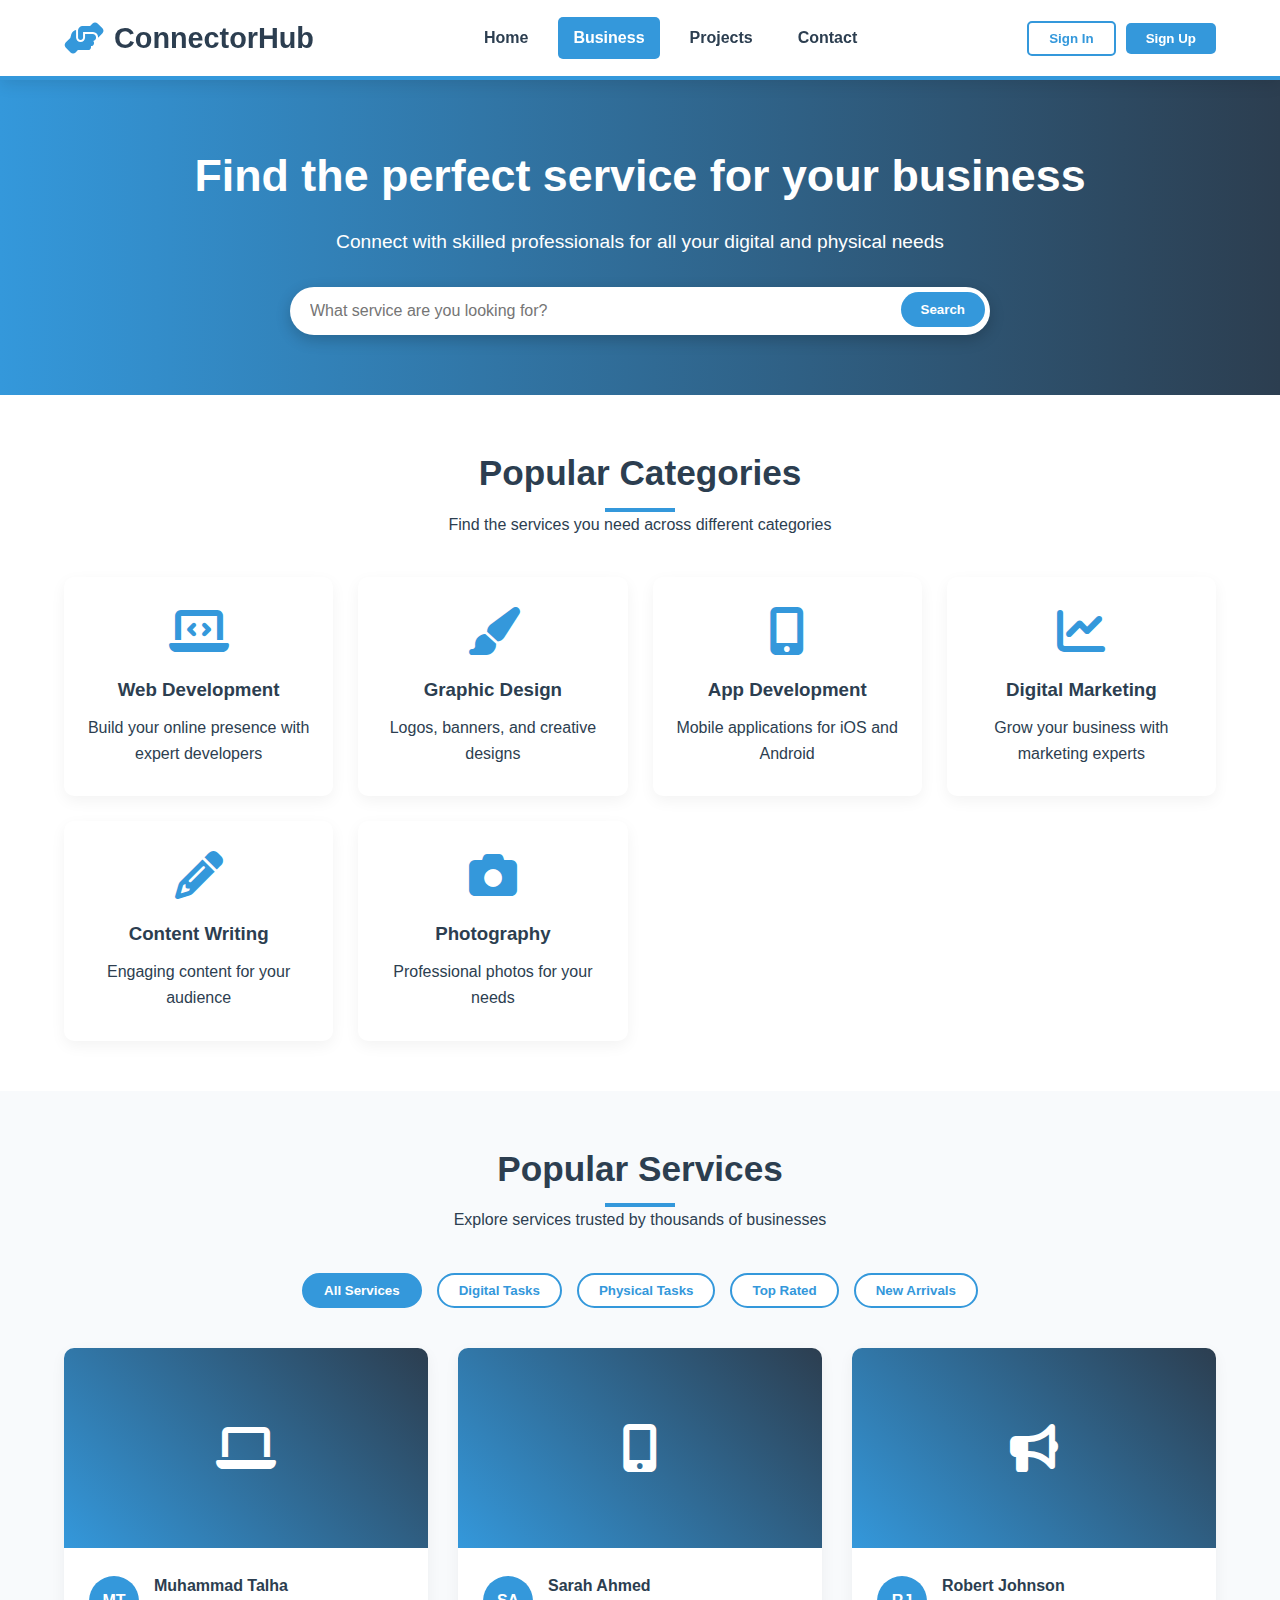
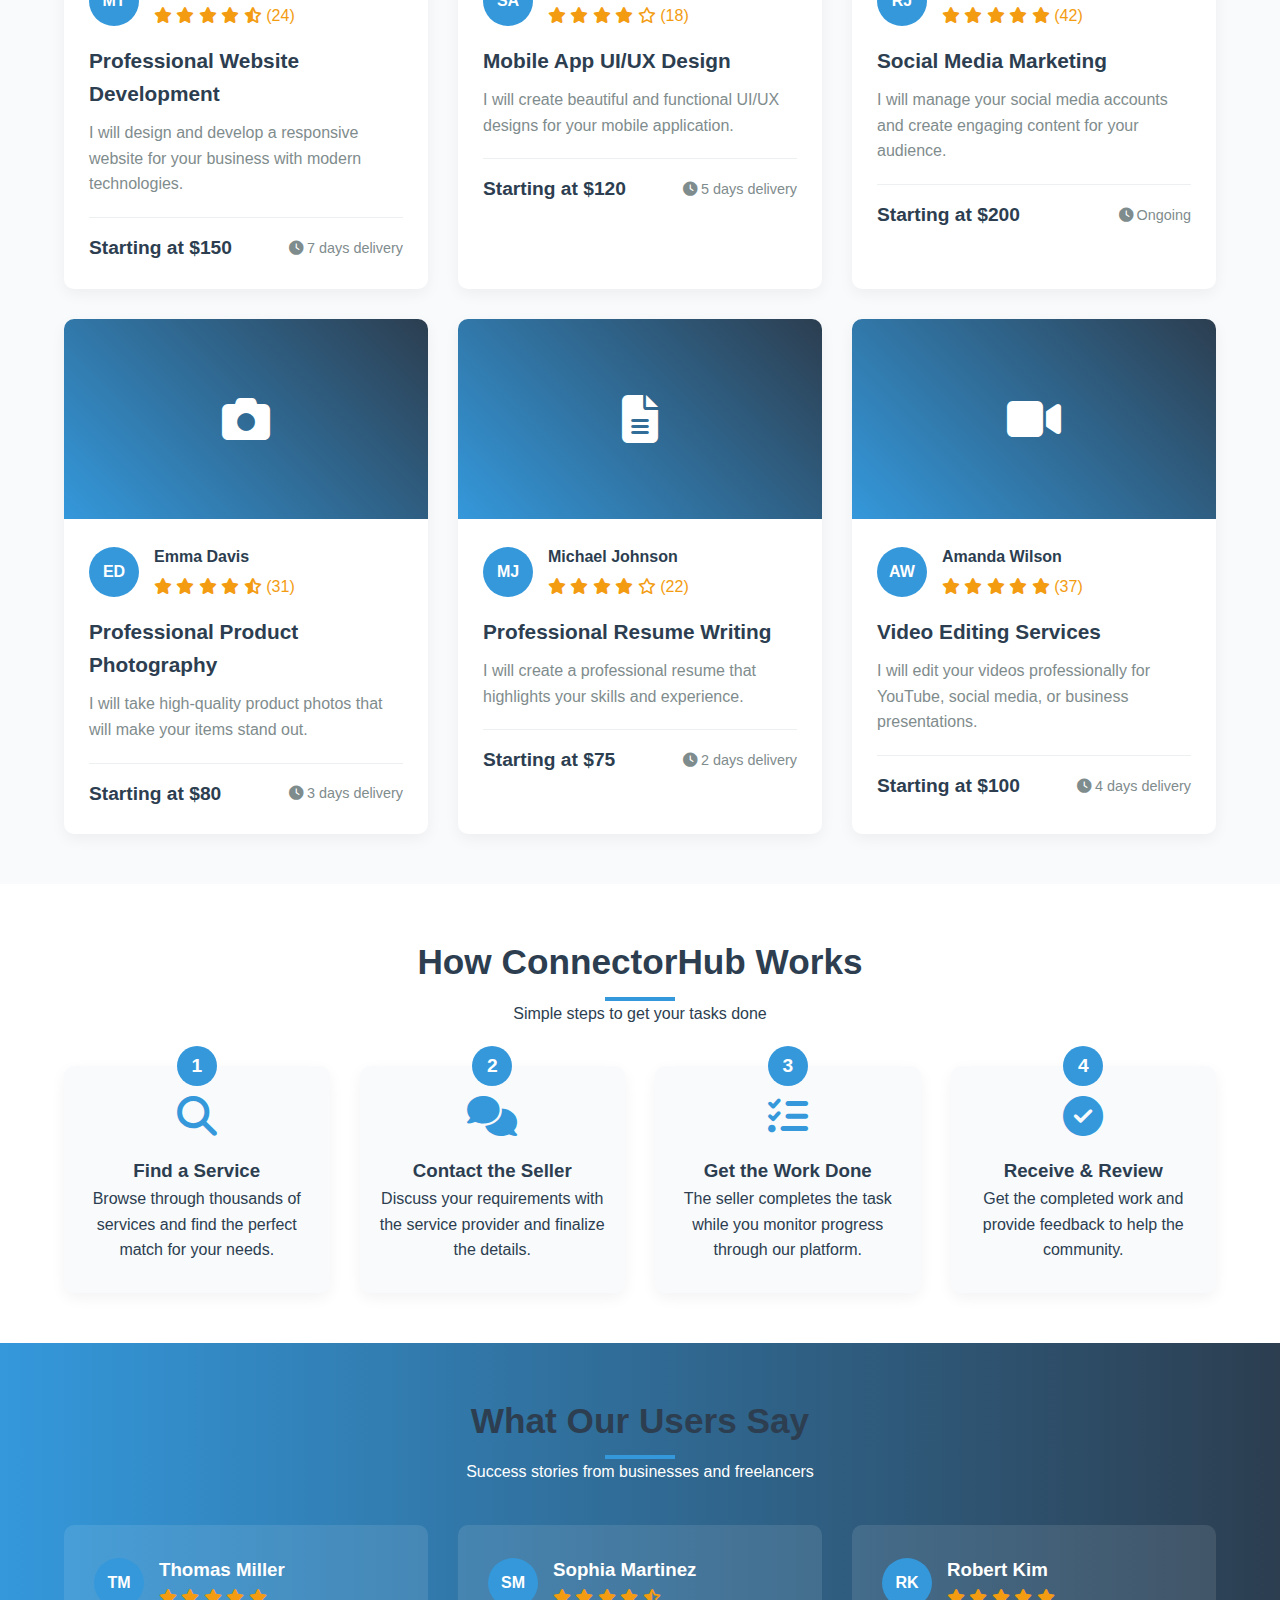
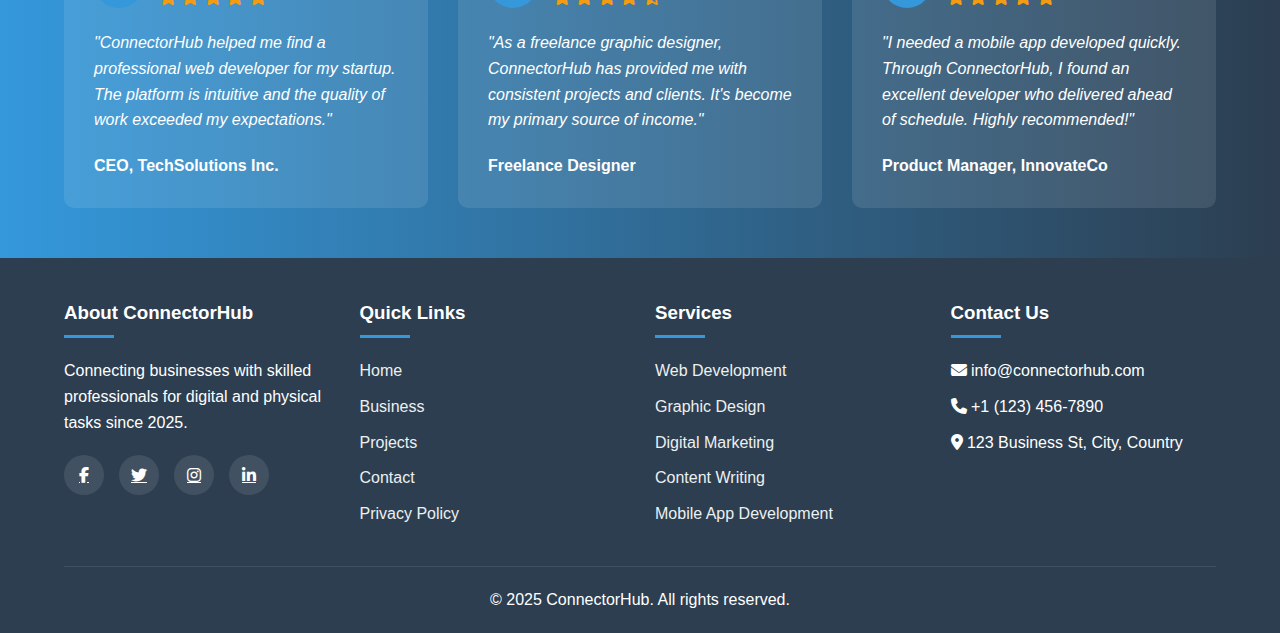
<file: businessfullsite.html>
<!DOCTYPE html>
<html lang="en">
<head>
  <meta charset="UTF-8">
  <meta name="viewport" content="width=device-width, initial-scale=1.0">
  <title>Business Marketplace - ConnectorHub</title>
  <link rel="stylesheet" href="https://cdnjs.cloudflare.com/ajax/libs/font-awesome/6.4.0/css/all.min.css">
  <style>
    * {
      margin: 0;
      padding: 0;
      box-sizing: border-box;
      font-family: 'Segoe UI', Tahoma, Geneva, Verdana, sans-serif;
    }
    
    body {
      background: linear-gradient(135deg, #f5f7fa 0%, #e4edf5 100%);
      color: #2c3e50;
      line-height: 1.6;
    }
    
    /* Header Styles */
    header {
      background-color: #ffffff;
      padding: 15px 5%;
      box-shadow: 0 4px 15px rgba(0, 0, 0, 0.1);
      border-bottom: 4px solid #3498db;
      position: sticky;
      top: 0;
      z-index: 100;
      display: flex;
      justify-content: space-between;
      align-items: center;
    }
    
    .logo {
      display: flex;
      align-items: center;
    }
    
    .logo h1 {
      font-size: 1.8rem;
      margin-left: 10px;
      color: #2c3e50;
    }
    
    .logo i {
      color: #3498db;
      font-size: 2rem;
    }
    
    nav {
      display: flex;
      gap: 15px;
    }
    
    nav a {
      text-decoration: none;
      color: #2c3e50;
      font-weight: 600;
      padding: 8px 15px;
      border-radius: 5px;
      transition: all 0.3s ease;
    }
    
    nav a:hover, nav a.active {
      background-color: #3498db;
      color: white;
    }
    
    .user-actions {
      display: flex;
      gap: 10px;
      align-items: center;
    }
    
    .btn {
      padding: 8px 20px;
      border-radius: 5px;
      font-weight: 600;
      cursor: pointer;
      transition: all 0.3s ease;
      border: none;
    }
    
    .btn-primary {
      background-color: #3498db;
      color: white;
    }
    
    .btn-outline {
      background-color: transparent;
      border: 2px solid #3498db;
      color: #3498db;
    }
    
    .btn:hover {
      transform: translateY(-2px);
      box-shadow: 0 4px 8px rgba(0,0,0,0.1);
    }
    
    /* Hero Section */
    .hero {
      background: linear-gradient(to right, #3498db, #2c3e50);
      color: white;
      padding: 60px 5%;
      text-align: center;
      position: relative;
      overflow: hidden;
    }
    
    .hero h2 {
      font-size: 2.8rem;
      margin-bottom: 15px;
      animation: fadeIn 1s ease;
    }
    
    .hero p {
      font-size: 1.2rem;
      max-width: 700px;
      margin: 0 auto 30px;
      animation: fadeIn 1.2s ease;
    }
    
    .search-container {
      max-width: 700px;
      margin: 0 auto;
      position: relative;
      animation: fadeIn 1.4s ease;
    }
    
    .search-container input {
      width: 100%;
      padding: 15px 20px;
      border-radius: 50px;
      border: none;
      font-size: 1rem;
      box-shadow: 0 5px 15px rgba(0,0,0,0.2);
    }
    
    .search-container button {
      position: absolute;
      right: 5px;
      top: 5px;
      padding: 10px 20px;
      border-radius: 50px;
      border: none;
      background: #3498db;
      color: white;
      font-weight: 600;
      cursor: pointer;
      transition: all 0.3s ease;
    }
    
    .search-container button:hover {
      background: #2980b9;
    }
    
    /* Categories Section */
    .categories {
      padding: 50px 5%;
      background-color: white;
    }
    
    .section-title {
      text-align: center;
      margin-bottom: 40px;
    }
    
    .section-title h2 {
      font-size: 2.2rem;
      color: #2c3e50;
      position: relative;
      display: inline-block;
      padding-bottom: 10px;
    }
    
    .section-title h2::after {
      content: '';
      position: absolute;
      bottom: 0;
      left: 50%;
      transform: translateX(-50%);
      width: 70px;
      height: 4px;
      background: #3498db;
    }
    
    .categories-grid {
      display: grid;
      grid-template-columns: repeat(auto-fit, minmax(250px, 1fr));
      gap: 25px;
    }
    
    .category-card {
      background: white;
      border-radius: 10px;
      overflow: hidden;
      box-shadow: 0 5px 15px rgba(0,0,0,0.05);
      transition: all 0.3s ease;
      text-align: center;
      padding: 30px 20px;
    }
    
    .category-card:hover {
      transform: translateY(-10px);
      box-shadow: 0 10px 25px rgba(0,0,0,0.1);
    }
    
    .category-card i {
      font-size: 3rem;
      color: #3498db;
      margin-bottom: 20px;
    }
    
    .category-card h3 {
      margin-bottom: 10px;
      color: #2c3e50;
    }
    
    /* Services Section */
    .services {
      padding: 50px 5%;
      background-color: #f8fafc;
    }
    
    .filters {
      display: flex;
      justify-content: center;
      flex-wrap: wrap;
      gap: 15px;
      margin-bottom: 40px;
    }
    
    .filter-btn {
      padding: 8px 20px;
      border-radius: 50px;
      background: white;
      border: 2px solid #3498db;
      color: #3498db;
      font-weight: 600;
      cursor: pointer;
      transition: all 0.3s ease;
    }
    
    .filter-btn.active, .filter-btn:hover {
      background: #3498db;
      color: white;
    }
    
    .services-grid {
      display: grid;
      grid-template-columns: repeat(auto-fill, minmax(300px, 1fr));
      gap: 30px;
    }
    
    .service-card {
      background: white;
      border-radius: 10px;
      overflow: hidden;
      box-shadow: 0 5px 15px rgba(0,0,0,0.05);
      transition: all 0.3s ease;
    }
    
    .service-card:hover {
      transform: translateY(-5px);
      box-shadow: 0 10px 25px rgba(0,0,0,0.1);
    }
    
    .service-image {
      height: 200px;
      background-color: #3498db;
      background: linear-gradient(45deg, #3498db, #2c3e50);
      display: flex;
      align-items: center;
      justify-content: center;
      color: white;
      font-size: 3rem;
    }
    
    .service-content {
      padding: 25px;
    }
    
    .service-header {
      display: flex;
      align-items: center;
      margin-bottom: 15px;
    }
    
    .profile-pic {
      width: 50px;
      height: 50px;
      border-radius: 50%;
      background-color: #3498db;
      display: flex;
      align-items: center;
      justify-content: center;
      color: white;
      font-weight: bold;
      margin-right: 15px;
    }
    
    .seller-info h4 {
      color: #2c3e50;
      margin-bottom: 5px;
    }
    
    .rating {
      color: #f39c12;
    }
    
    .service-title {
      font-size: 1.3rem;
      margin-bottom: 10px;
      color: #2c3e50;
    }
    
    .service-desc {
      color: #7f8c8d;
      margin-bottom: 20px;
    }
    
    .service-meta {
      display: flex;
      justify-content: space-between;
      align-items: center;
      border-top: 1px solid #ecf0f1;
      padding-top: 15px;
    }
    
    .price {
      font-weight: bold;
      font-size: 1.2rem;
      color: #2c3e50;
    }
    
    .delivery {
      color: #7f8c8d;
      font-size: 0.9rem;
    }
    
    /* How it Works */
    .how-it-works {
      padding: 50px 5%;
      background-color: white;
      text-align: center;
    }
    
    .steps {
      display: flex;
      justify-content: center;
      flex-wrap: wrap;
      gap: 30px;
      margin-top: 40px;
    }
    
    .step-card {
      flex: 1;
      min-width: 250px;
      max-width: 300px;
      padding: 30px 20px;
      background: #f8fafc;
      border-radius: 10px;
      position: relative;
      box-shadow: 0 5px 15px rgba(0,0,0,0.05);
    }
    
    .step-number {
      position: absolute;
      top: -20px;
      left: 50%;
      transform: translateX(-50%);
      width: 40px;
      height: 40px;
      background: #3498db;
      color: white;
      border-radius: 50%;
      display: flex;
      align-items: center;
      justify-content: center;
      font-weight: bold;
      font-size: 1.2rem;
    }
    
    .step-card i {
      font-size: 2.5rem;
      color: #3498db;
      margin-bottom: 20px;
    }
    
    /* Testimonials */
    .testimonials {
      padding: 50px 5%;
      background: linear-gradient(to right, #3498db, #2c3e50);
      color: white;
      text-align: center;
    }
    
    .testimonial-grid {
      display: grid;
      grid-template-columns: repeat(auto-fit, minmax(300px, 1fr));
      gap: 30px;
      margin-top: 40px;
    }
    
    .testimonial-card {
      background: rgba(255,255,255,0.1);
      padding: 30px;
      border-radius: 10px;
      text-align: left;
    }
    
    .testimonial-header {
      display: flex;
      align-items: center;
      margin-bottom: 20px;
    }
    
    .testimonial-header img {
      width: 60px;
      height: 60px;
      border-radius: 50%;
      margin-right: 15px;
      background: #3498db;
      display: flex;
      align-items: center;
      justify-content: center;
    }
    
    .testimonial-text {
      font-style: italic;
      margin-bottom: 20px;
    }
    
    .testimonial-author {
      font-weight: bold;
    }
    
    /* Footer */
    footer {
      background: #2c3e50;
      color: white;
      padding: 40px 5% 20px;
    }
    
    .footer-grid {
      display: grid;
      grid-template-columns: repeat(auto-fit, minmax(250px, 1fr));
      gap: 30px;
      margin-bottom: 30px;
    }
    
    .footer-column h3 {
      position: relative;
      padding-bottom: 10px;
      margin-bottom: 20px;
    }
    
    .footer-column h3::after {
      content: '';
      position: absolute;
      bottom: 0;
      left: 0;
      width: 50px;
      height: 3px;
      background: #3498db;
    }
    
    .footer-links {
      list-style: none;
    }
    
    .footer-links li {
      margin-bottom: 10px;
    }
    
    .footer-links a {
      color: #ecf0f1;
      text-decoration: none;
      transition: all 0.3s ease;
    }
    
    .footer-links a:hover {
      color: #3498db;
      padding-left: 5px;
    }
    
    .social-links {
      display: flex;
      gap: 15px;
      margin-top: 20px;
    }
    
    .social-links a {
      display: flex;
      align-items: center;
      justify-content: center;
      width: 40px;
      height: 40px;
      background: rgba(255,255,255,0.1);
      color: white;
      border-radius: 50%;
      transition: all 0.3s ease;
    }
    
    .social-links a:hover {
      background: #3498db;
      transform: translateY(-5px);
    }
    
    .copyright {
      text-align: center;
      padding-top: 20px;
      border-top: 1px solid rgba(255,255,255,0.1);
    }
    
    /* Animations */
    @keyframes fadeIn {
      from { opacity: 0; transform: translateY(20px); }
      to { opacity: 1; transform: translateY(0); }
    }
    
    /* Responsive Design */
    @media (max-width: 768px) {
      header {
        flex-direction: column;
        gap: 15px;
      }
      
      .hero h2 {
        font-size: 2rem;
      }
      
      .hero p {
        font-size: 1rem;
      }
      
      .user-actions {
        flex-direction: column;
        width: 100%;
      }
      
      .btn {
        width: 100%;
      }
    }
    
    @media (max-width: 480px) {
      nav {
        flex-wrap: wrap;
        justify-content: center;
      }
      
      .search-container button {
        position: relative;
        width: 100%;
        margin-top: 10px;
        border-radius: 50px;
      }
    }
  </style>
</head>
<body>
  <!-- Header -->
  <header>
    <div class="logo">
      <i class="fas fa-hands-helping"></i>
      <h1>ConnectorHub</h1>
    </div>
    
    <nav>
      <a href="index.html">Home</a>
      <a href="business.html" class="active">Business</a>
      <a href="projects.html">Projects</a>
      <a href="contact.html">Contact</a>
    </nav>
    
    <div class="user-actions">
      <button class="btn btn-outline">Sign In</button>
      <button class="btn btn-primary">Sign Up</button>
    </div>
  </header>

  <!-- Hero Section -->
  <section class="hero">
    <h2>Find the perfect service for your business</h2>
    <p>Connect with skilled professionals for all your digital and physical needs</p>
    <div class="search-container">
      <input type="text" placeholder="What service are you looking for?">
      <button>Search</button>
    </div>
  </section>

  <!-- Categories Section -->
  <section class="categories">
    <div class="section-title">
      <h2>Popular Categories</h2>
      <p>Find the services you need across different categories</p>
    </div>
    
    <div class="categories-grid">
      <div class="category-card">
        <i class="fas fa-laptop-code"></i>
        <h3>Web Development</h3>
        <p>Build your online presence with expert developers</p>
      </div>
      
      <div class="category-card">
        <i class="fas fa-paint-brush"></i>
        <h3>Graphic Design</h3>
        <p>Logos, banners, and creative designs</p>
      </div>
      
      <div class="category-card">
        <i class="fas fa-mobile-alt"></i>
        <h3>App Development</h3>
        <p>Mobile applications for iOS and Android</p>
      </div>
      
      <div class="category-card">
        <i class="fas fa-chart-line"></i>
        <h3>Digital Marketing</h3>
        <p>Grow your business with marketing experts</p>
      </div>
      
      <div class="category-card">
        <i class="fas fa-pencil-alt"></i>
        <h3>Content Writing</h3>
        <p>Engaging content for your audience</p>
      </div>
      
      <div class="category-card">
        <i class="fas fa-camera"></i>
        <h3>Photography</h3>
        <p>Professional photos for your needs</p>
      </div>
    </div>
  </section>

  <!-- Services Section -->
  <section class="services">
    <div class="section-title">
      <h2>Popular Services</h2>
      <p>Explore services trusted by thousands of businesses</p>
    </div>
    
    <div class="filters">
      <button class="filter-btn active">All Services</button>
      <button class="filter-btn">Digital Tasks</button>
      <button class="filter-btn">Physical Tasks</button>
      <button class="filter-btn">Top Rated</button>
      <button class="filter-btn">New Arrivals</button>
    </div>
    
    <div class="services-grid">
      <!-- Service Card 1 -->
      <div class="service-card">
        <div class="service-image">
          <i class="fas fa-laptop"></i>
        </div>
        <div class="service-content">
          <div class="service-header">
            <div class="profile-pic">MT</div>
            <div class="seller-info">
              <h4>Muhammad Talha</h4>
              <div class="rating">
                <i class="fas fa-star"></i>
                <i class="fas fa-star"></i>
                <i class="fas fa-star"></i>
                <i class="fas fa-star"></i>
                <i class="fas fa-star-half-alt"></i>
                <span>(24)</span>
              </div>
            </div>
          </div>
          <h3 class="service-title">Professional Website Development</h3>
          <p class="service-desc">I will design and develop a responsive website for your business with modern technologies.</p>
          <div class="service-meta">
            <div class="price">Starting at $150</div>
            <div class="delivery"><i class="fas fa-clock"></i> 7 days delivery</div>
          </div>
        </div>
      </div>
      
      <!-- Service Card 2 -->
      <div class="service-card">
        <div class="service-image">
          <i class="fas fa-mobile-alt"></i>
        </div>
        <div class="service-content">
          <div class="service-header">
            <div class="profile-pic">SA</div>
            <div class="seller-info">
              <h4>Sarah Ahmed</h4>
              <div class="rating">
                <i class="fas fa-star"></i>
                <i class="fas fa-star"></i>
                <i class="fas fa-star"></i>
                <i class="fas fa-star"></i>
                <i class="far fa-star"></i>
                <span>(18)</span>
              </div>
            </div>
          </div>
          <h3 class="service-title">Mobile App UI/UX Design</h3>
          <p class="service-desc">I will create beautiful and functional UI/UX designs for your mobile application.</p>
          <div class="service-meta">
            <div class="price">Starting at $120</div>
            <div class="delivery"><i class="fas fa-clock"></i> 5 days delivery</div>
          </div>
        </div>
      </div>
      
      <!-- Service Card 3 -->
      <div class="service-card">
        <div class="service-image">
          <i class="fas fa-bullhorn"></i>
        </div>
        <div class="service-content">
          <div class="service-header">
            <div class="profile-pic">RJ</div>
            <div class="seller-info">
              <h4>Robert Johnson</h4>
              <div class="rating">
                <i class="fas fa-star"></i>
                <i class="fas fa-star"></i>
                <i class="fas fa-star"></i>
                <i class="fas fa-star"></i>
                <i class="fas fa-star"></i>
                <span>(42)</span>
              </div>
            </div>
          </div>
          <h3 class="service-title">Social Media Marketing</h3>
          <p class="service-desc">I will manage your social media accounts and create engaging content for your audience.</p>
          <div class="service-meta">
            <div class="price">Starting at $200</div>
            <div class="delivery"><i class="fas fa-clock"></i> Ongoing</div>
          </div>
        </div>
      </div>
      
      <!-- Service Card 4 -->
      <div class="service-card">
        <div class="service-image">
          <i class="fas fa-camera"></i>
        </div>
        <div class="service-content">
          <div class="service-header">
            <div class="profile-pic">ED</div>
            <div class="seller-info">
              <h4>Emma Davis</h4>
              <div class="rating">
                <i class="fas fa-star"></i>
                <i class="fas fa-star"></i>
                <i class="fas fa-star"></i>
                <i class="fas fa-star"></i>
                <i class="fas fa-star-half-alt"></i>
                <span>(31)</span>
              </div>
            </div>
          </div>
          <h3 class="service-title">Professional Product Photography</h3>
          <p class="service-desc">I will take high-quality product photos that will make your items stand out.</p>
          <div class="service-meta">
            <div class="price">Starting at $80</div>
            <div class="delivery"><i class="fas fa-clock"></i> 3 days delivery</div>
          </div>
        </div>
      </div>
      
      <!-- Service Card 5 -->
      <div class="service-card">
        <div class="service-image">
          <i class="fas fa-file-alt"></i>
        </div>
        <div class="service-content">
          <div class="service-header">
            <div class="profile-pic">MJ</div>
            <div class="seller-info">
              <h4>Michael Johnson</h4>
              <div class="rating">
                <i class="fas fa-star"></i>
                <i class="fas fa-star"></i>
                <i class="fas fa-star"></i>
                <i class="fas fa-star"></i>
                <i class="far fa-star"></i>
                <span>(22)</span>
              </div>
            </div>
          </div>
          <h3 class="service-title">Professional Resume Writing</h3>
          <p class="service-desc">I will create a professional resume that highlights your skills and experience.</p>
          <div class="service-meta">
            <div class="price">Starting at $75</div>
            <div class="delivery"><i class="fas fa-clock"></i> 2 days delivery</div>
          </div>
        </div>
      </div>
      
      <!-- Service Card 6 -->
      <div class="service-card">
        <div class="service-image">
          <i class="fas fa-video"></i>
        </div>
        <div class="service-content">
          <div class="service-header">
            <div class="profile-pic">AW</div>
            <div class="seller-info">
              <h4>Amanda Wilson</h4>
              <div class="rating">
                <i class="fas fa-star"></i>
                <i class="fas fa-star"></i>
                <i class="fas fa-star"></i>
                <i class="fas fa-star"></i>
                <i class="fas fa-star"></i>
                <span>(37)</span>
              </div>
            </div>
          </div>
          <h3 class="service-title">Video Editing Services</h3>
          <p class="service-desc">I will edit your videos professionally for YouTube, social media, or business presentations.</p>
          <div class="service-meta">
            <div class="price">Starting at $100</div>
            <div class="delivery"><i class="fas fa-clock"></i> 4 days delivery</div>
          </div>
        </div>
      </div>
    </div>
  </section>

  <!-- How it Works -->
  <section class="how-it-works">
    <div class="section-title">
      <h2>How ConnectorHub Works</h2>
      <p>Simple steps to get your tasks done</p>
    </div>
    
    <div class="steps">
      <div class="step-card">
        <div class="step-number">1</div>
        <i class="fas fa-search"></i>
        <h3>Find a Service</h3>
        <p>Browse through thousands of services and find the perfect match for your needs.</p>
      </div>
      
      <div class="step-card">
        <div class="step-number">2</div>
        <i class="fas fa-comments"></i>
        <h3>Contact the Seller</h3>
        <p>Discuss your requirements with the service provider and finalize the details.</p>
      </div>
      
      <div class="step-card">
        <div class="step-number">3</div>
        <i class="fas fa-tasks"></i>
        <h3>Get the Work Done</h3>
        <p>The seller completes the task while you monitor progress through our platform.</p>
      </div>
      
      <div class="step-card">
        <div class="step-number">4</div>
        <i class="fas fa-check-circle"></i>
        <h3>Receive & Review</h3>
        <p>Get the completed work and provide feedback to help the community.</p>
      </div>
    </div>
  </section>

  <!-- Testimonials -->
  <section class="testimonials">
    <div class="section-title">
      <h2>What Our Users Say</h2>
      <p>Success stories from businesses and freelancers</p>
    </div>
    
    <div class="testimonial-grid">
      <div class="testimonial-card">
        <div class="testimonial-header">
          <div class="profile-pic">TM</div>
          <div>
            <h3>Thomas Miller</h3>
            <div class="rating">
              <i class="fas fa-star"></i>
              <i class="fas fa-star"></i>
              <i class="fas fa-star"></i>
              <i class="fas fa-star"></i>
              <i class="fas fa-star"></i>
            </div>
          </div>
        </div>
        <p class="testimonial-text">"ConnectorHub helped me find a professional web developer for my startup. The platform is intuitive and the quality of work exceeded my expectations."</p>
        <div class="testimonial-author">CEO, TechSolutions Inc.</div>
      </div>
      
      <div class="testimonial-card">
        <div class="testimonial-header">
          <div class="profile-pic">SM</div>
          <div>
            <h3>Sophia Martinez</h3>
            <div class="rating">
              <i class="fas fa-star"></i>
              <i class="fas fa-star"></i>
              <i class="fas fa-star"></i>
              <i class="fas fa-star"></i>
              <i class="fas fa-star-half-alt"></i>
            </div>
          </div>
        </div>
        <p class="testimonial-text">"As a freelance graphic designer, ConnectorHub has provided me with consistent projects and clients. It's become my primary source of income."</p>
        <div class="testimonial-author">Freelance Designer</div>
      </div>
      
      <div class="testimonial-card">
        <div class="testimonial-header">
          <div class="profile-pic">RK</div>
          <div>
            <h3>Robert Kim</h3>
            <div class="rating">
              <i class="fas fa-star"></i>
              <i class="fas fa-star"></i>
              <i class="fas fa-star"></i>
              <i class="fas fa-star"></i>
              <i class="fas fa-star"></i>
            </div>
          </div>
        </div>
        <p class="testimonial-text">"I needed a mobile app developed quickly. Through ConnectorHub, I found an excellent developer who delivered ahead of schedule. Highly recommended!"</p>
        <div class="testimonial-author">Product Manager, InnovateCo</div>
      </div>
    </div>
  </section>

  <!-- Footer -->
  <footer>
    <div class="footer-grid">
      <div class="footer-column">
        <h3>About ConnectorHub</h3>
        <p>Connecting businesses with skilled professionals for digital and physical tasks since 2025.</p>
        <div class="social-links">
          <a href="#"><i class="fab fa-facebook-f"></i></a>
          <a href="#"><i class="fab fa-twitter"></i></a>
          <a href="#"><i class="fab fa-instagram"></i></a>
          <a href="#"><i class="fab fa-linkedin-in"></i></a>
        </div>
      </div>
      
      <div class="footer-column">
        <h3>Quick Links</h3>
        <ul class="footer-links">
          <li><a href="#">Home</a></li>
          <li><a href="#">Business</a></li>
          <li><a href="#">Projects</a></li>
          <li><a href="#">Contact</a></li>
          <li><a href="#">Privacy Policy</a></li>
        </ul>
      </div>
      
      <div class="footer-column">
        <h3>Services</h3>
        <ul class="footer-links">
          <li><a href="#">Web Development</a></li>
          <li><a href="#">Graphic Design</a></li>
          <li><a href="#">Digital Marketing</a></li>
          <li><a href="#">Content Writing</a></li>
          <li><a href="#">Mobile App Development</a></li>
        </ul>
      </div>
      
      <div class="footer-column">
        <h3>Contact Us</h3>
        <ul class="footer-links">
          <li><i class="fas fa-envelope"></i> info@connectorhub.com</li>
          <li><i class="fas fa-phone"></i> +1 (123) 456-7890</li>
          <li><i class="fas fa-map-marker-alt"></i> 123 Business St, City, Country</li>
        </ul>
      </div>
    </div>
    
    <div class="copyright">
      <p>&copy; 2025 ConnectorHub. All rights reserved.</p>
    </div>
  </footer>

  <script>
    // Simple filter functionality
    document.querySelectorAll('.filter-btn').forEach(button => {
      button.addEventListener('click', function() {
        // Remove active class from all buttons
        document.querySelectorAll('.filter-btn').forEach(btn => {
          btn.classList.remove('active');
        });
        
        // Add active class to clicked button
        this.classList.add('active');
        
        // In a real implementation, this would filter the services
        // For this demo, we'll just show an alert
        alert(`Filtering services by: ${this.textContent}`);
      });
    });
    
    // Search functionality
    document.querySelector('.search-container button').addEventListener('click', function() {
      const searchTerm = document.querySelector('.search-container input').value;
      if (searchTerm.trim() !== '') {
        alert(`Searching for: ${searchTerm}`);
      }
    });
  </script>
</body>
</html>
</file>
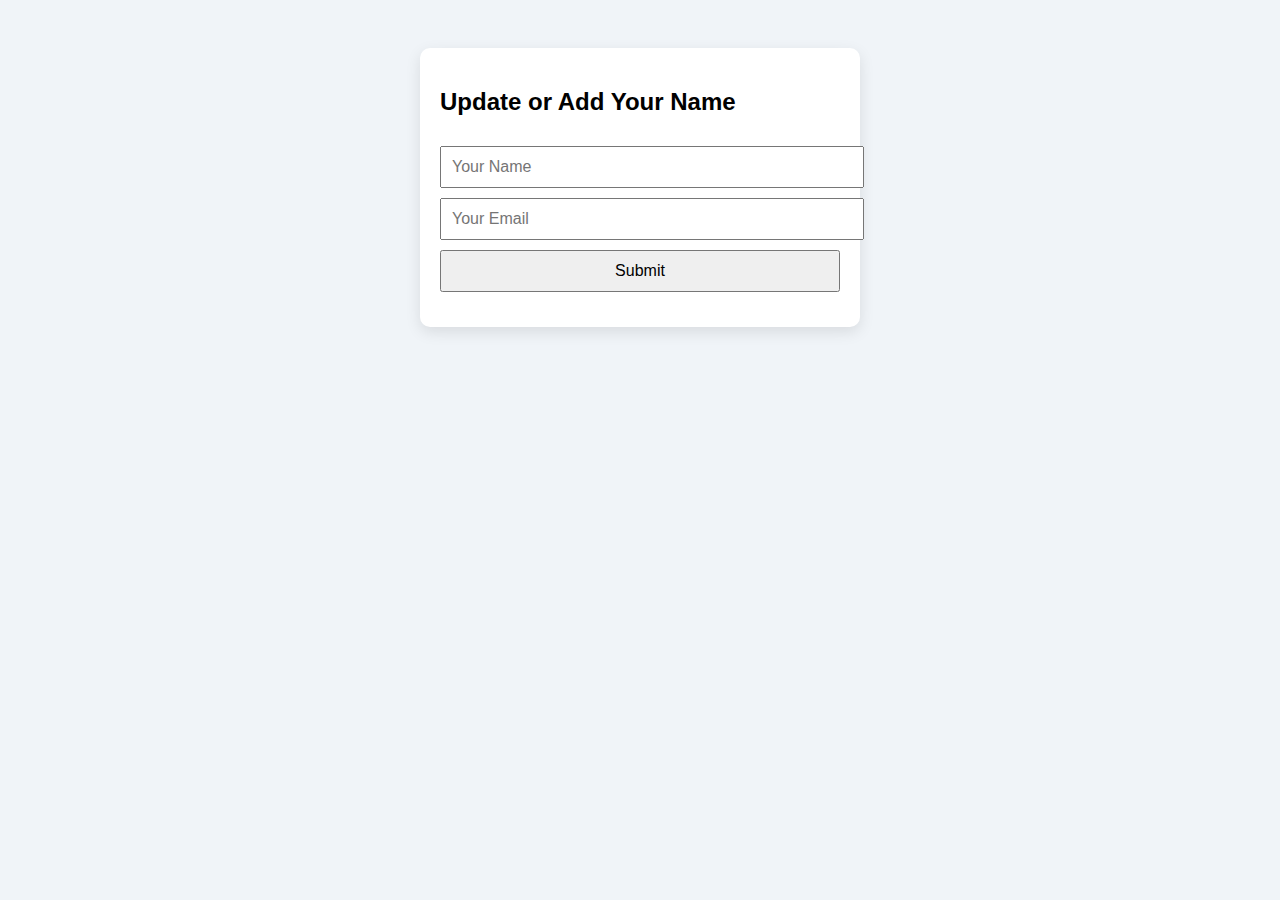
<file: index2.html>
<!DOCTYPE html>
<html lang="en">
<head>
  <meta charset="UTF-8">
  <title>Update Your Name</title>
  <style>
    body {
      font-family: Arial, sans-serif;
      padding: 40px;
      background: #f0f4f8;
    }
    form {
      max-width: 400px;
      margin: auto;
      background: white;
      padding: 20px;
      border-radius: 10px;
      box-shadow: 0 5px 15px rgba(0,0,0,0.1);
    }
    input, button {
      width: 100%;
      padding: 10px;
      margin-top: 10px;
      font-size: 16px;
    }
    .message {
      margin-top: 15px;
      font-weight: bold;
    }
  </style>
</head>
<body>

<form id="update-form">
  <h2>Update or Add Your Name</h2>
  <input type="text" id="name" placeholder="Your Name" required>
  <input type="email" id="email" placeholder="Your Email" required>
  <button type="submit">Submit</button>
  <div class="message" id="message"></div>
</form>

<script>
  const form = document.getElementById('update-form');
  const message = document.getElementById('message');

  form.addEventListener('submit', async (e) => {
    e.preventDefault();
    message.textContent = "Processing...";
    message.style.color = "black";

    const name = document.getElementById('name').value.trim();
    const email = document.getElementById('email').value.trim();

    try {
      const response = await fetch('https://script.google.com/macros/s/AKfycbwcPwQd2qXgpgcclsHo5d5MHTtbl8XeqwP1mgq9838zCP3Mb9AFRH6nOgHUzYF5PdfL/exec', {
        method: 'POST',
        headers: {
          'Content-Type': 'application/json'
        },
        body: JSON.stringify({ name, email })
      });

      const result = await response.json();
      message.textContent = result.message;
      message.style.color = result.success ? "green" : "red";

    } catch (error) {
      message.textContent = "Error submitting form. Please try again.";
      message.style.color = "red";
      console.error("Fetch error:", error);
    }
  });
</script>

</body>
</html>
</file>
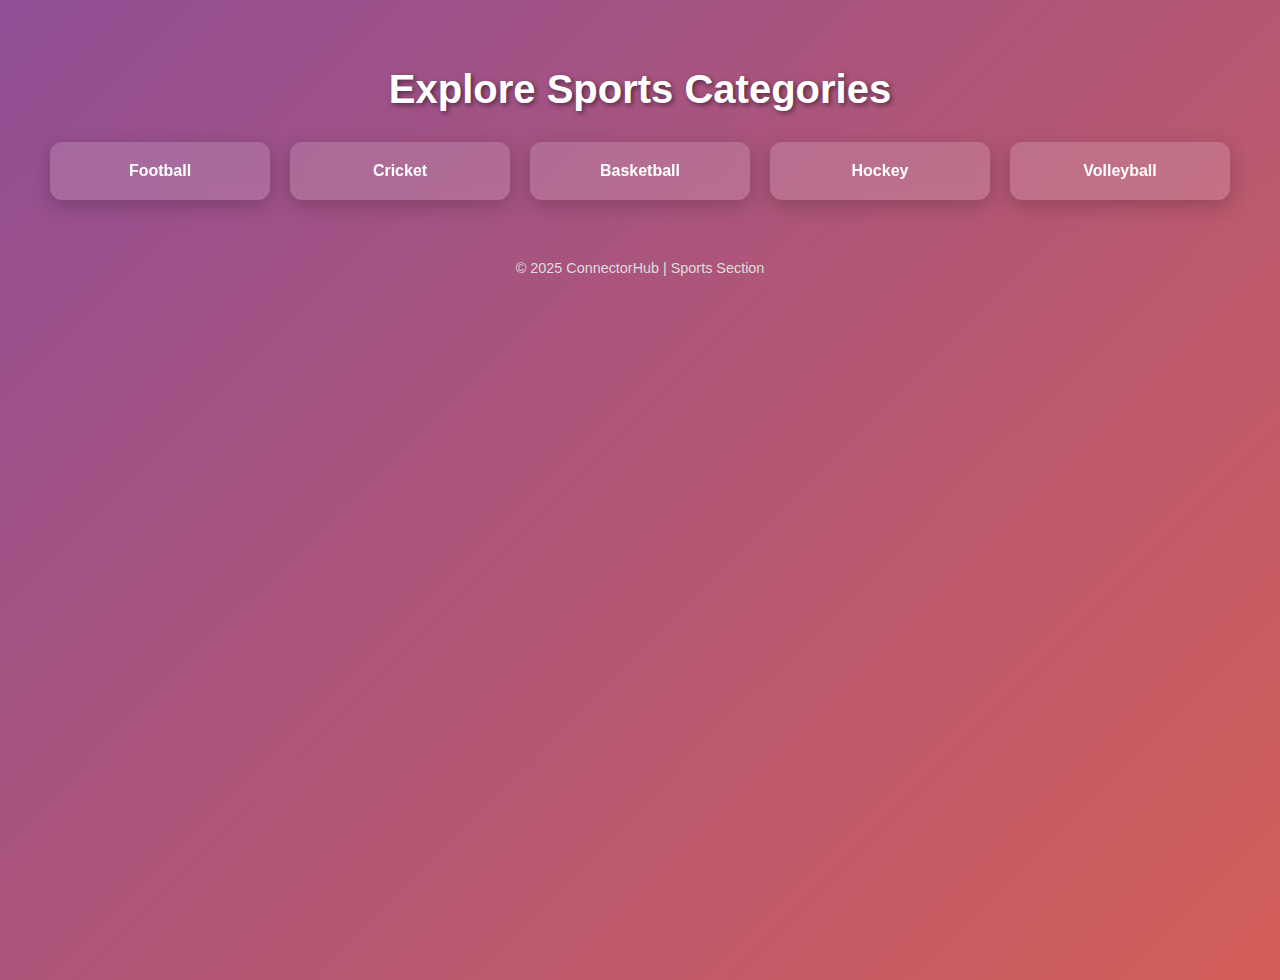
<file: sports.html>
<!DOCTYPE html>
<html lang="en">
<head>
  <meta charset="UTF-8" />
  <meta name="viewport" content="width=device-width, initial-scale=1.0" />
  <title>Sports - The Message</title>
  <style>
    body {
      margin: 0;
      padding: 40px;
      font-family: Arial, sans-serif;
      text-align: center;
      color: white;
      background: linear-gradient(-45deg, #1e3c72, #2a5298, #e96443, #904e95);
      background-size: 400% 400%;
      animation: gradientBG 15s ease infinite;
      min-height: 100vh;
    }

    @keyframes gradientBG {
      0% { background-position: 0% 50%; }
      50% { background-position: 100% 50%; }
      100% { background-position: 0% 50%; }
    }

    h1 {
      font-size: 2.5em;
      margin-bottom: 20px;
      text-shadow: 2px 2px 5px rgba(0,0,0,0.5);
    }

    .sports-list {
      display: flex;
      flex-wrap: wrap;
      justify-content: center;
      gap: 20px;
      margin-top: 30px;
    }

    .sport-card {
      background-color: rgba(255, 255, 255, 0.15);
      border-radius: 12px;
      padding: 20px;
      width: 180px;
      font-weight: bold;
      backdrop-filter: blur(6px);
      box-shadow: 0 6px 20px rgba(0, 0, 0, 0.2);
      transition: transform 0.3s ease, background-color 0.3s ease;
      text-decoration: none;
      color: white;
      display: inline-block;
    }

    .sport-card:hover {
      transform: scale(1.05);
      background-color: rgba(255, 255, 255, 0.25);
    }

    footer {
      margin-top: 60px;
      font-size: 0.9em;
      color: #ddd;
    }

    @media (max-width: 600px) {
      .sports-list {
        flex-direction: column;
        align-items: center;
      }

      .sport-card {
        width: 80%;
      }
    }
  </style>
</head>
<body>

  <h1>Explore Sports Categories</h1>

  <div class="sports-list">
    <a class="sport-card" href="football.html">Football</a>
    <a class="sport-card" href="cricket.html">Cricket</a>
    <a class="sport-card" href="basketball.html">Basketball</a>
    <a class="sport-card" href="hockey.html">Hockey</a>
    <a class="sport-card" href="volleyball.html">Volleyball</a>
  </div>

  <footer>&copy; 2025 ConnectorHub | Sports Section</footer>

</body>
</html>
</file>
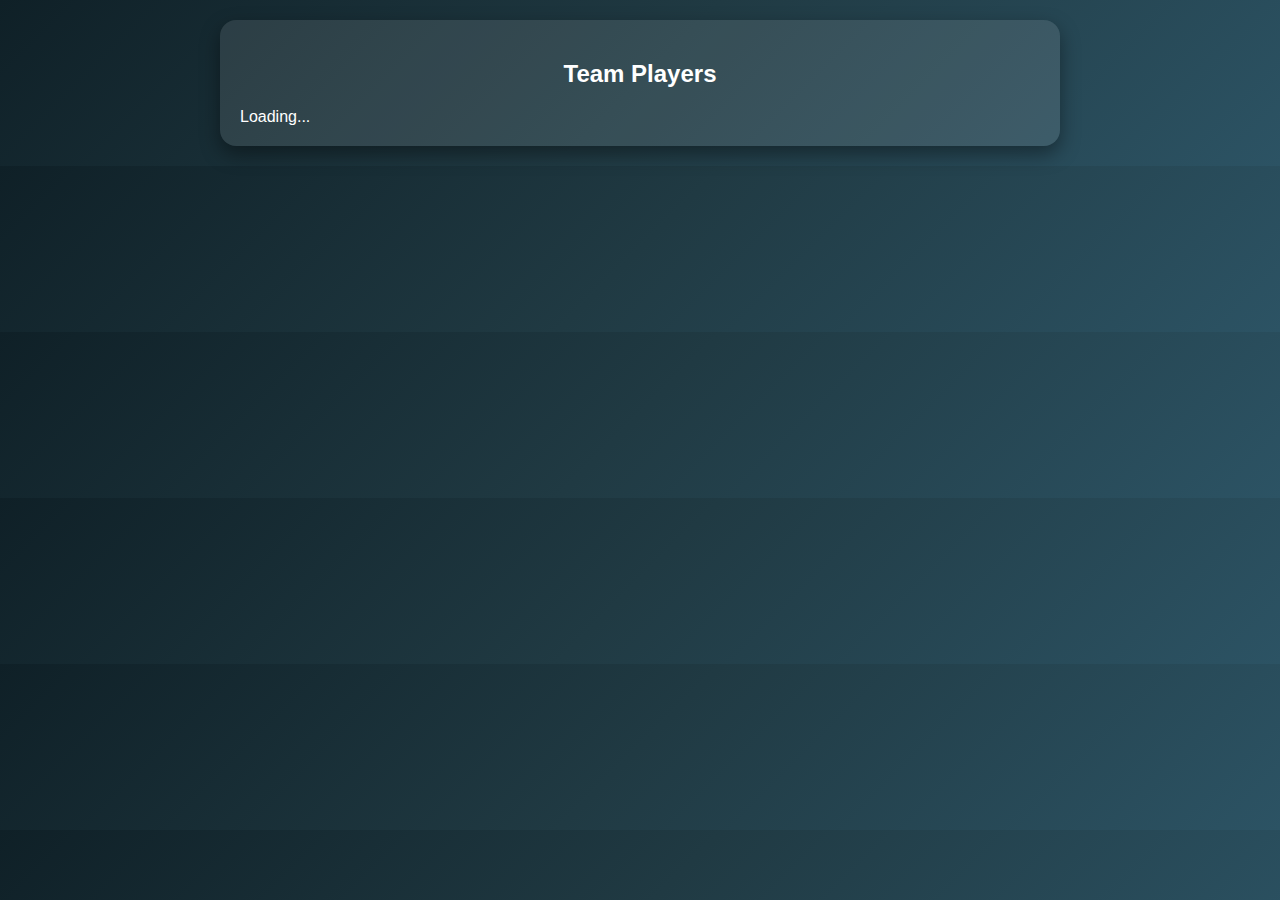
<file: teams.html>
<!DOCTYPE html>
<html lang="en">
<head>
  <meta charset="UTF-8">
  <title>Team Players</title>
  <style>
    body {
      background: linear-gradient(135deg, #0f2027, #203a43, #2c5364);
      color: #fff;
      font-family: 'Segoe UI', Tahoma, Geneva, Verdana, sans-serif;
      margin: 0;
      padding: 20px;
    }

    .container {
      background: rgba(255, 255, 255, 0.1);
      padding: 20px;
      border-radius: 16px;
      max-width: 800px;
      margin: auto;
      box-shadow: 0 8px 20px rgba(0, 0, 0, 0.4);
    }

    h2 {
      text-align: center;
      margin-bottom: 20px;
    }

    .player-card {
      background: rgba(255, 255, 255, 0.9);
      color: #222;
      border-radius: 12px;
      padding: 15px;
      margin: 12px 0;
      display: flex;
      align-items: center;
    }

    .player-image {
      width: 80px;
      height: 80px;
      border-radius: 50%;
      object-fit: cover;
      margin-right: 20px;
      border: 2px solid #00c9a7;
      background: #eee;
      display: flex;
      align-items: center;
      justify-content: center;
      font-size: 12px;
      text-align: center;
    }

    .player-info p {
      margin: 5px 0;
    }
  </style>
</head>
<body>
  <div class="container">
    <h2 id="page-heading">Team Players</h2>
    <div id="player-list">Loading...</div>
  </div>

  <script>
    const params = new URLSearchParams(window.location.search);
    const sheetId = '1wODunklSmhWV2WzgqgwDAjhJ26WmF0B_qNfteYmdUfU';
    const url = `https://opensheet.elk.sh/${sheetId}/CleanData`;

    const filters = {
      country: params.get("country"),
      province: params.get("province"),
      district: params.get("district"),
      tehsil: params.get("tehsil"),
      team: params.get("team")
    };

    // Update page title and heading with team name
    if (filters.team) {
      document.title = `Players of ${filters.team}`;
      document.getElementById("page-heading").innerText = `Players of ${filters.team}`;
    }

    function calculateAge(dobString) {
      const parsed = new Date(dobString);
      if (isNaN(parsed)) return "N/A";
      const today = new Date();
      let age = today.getFullYear() - parsed.getFullYear();
      const m = today.getMonth() - parsed.getMonth();
      if (m < 0 || (m === 0 && today.getDate() < parsed.getDate())) {
        age--;
      }
      return age;
    }

    fetch(url)
      .then(res => res.json())
      .then(data => {
        const players = data
          .map(row => {
            const trimmed = {};
            for (let key in row) trimmed[key] = row[key]?.trim();
            return trimmed;
          })
          .filter(p =>
            p["Player_Country"] === filters.country &&
            p["Player_Province/State"] === filters.province &&
            p["Player_District"] === filters.district &&
            p["Player_Tehsil"] === filters.tehsil &&
            p["Player_Team_Name"] === filters.team &&
            p["Player_Sport_Category"]?.toLowerCase() === "football"
          );

        const container = document.getElementById("player-list");

        if (players.length === 0) {
          container.innerHTML = "<p>No players found for this team.</p>";
          return;
        }

        container.innerHTML = players.map(p => {
          const rawLink = p["Player_Picture"];
          let fileId = "";

          if (rawLink) {
            try {
              if (rawLink.includes("id=")) {
                fileId = new URL(rawLink).searchParams.get("id");
              } else if (rawLink.includes("/file/d/")) {
                fileId = rawLink.split("/file/d/")[1]?.split("/")[0];
              }
            } catch (err) {
              console.warn("Invalid Player_Picture link:", rawLink);
            }
          }

          const imageUrl = fileId
            ? `https://lh3.googleusercontent.com/d/${fileId}=s100`
            : "";

          const imgTag = imageUrl
            ? `<img class="player-image" src="${imageUrl}" alt="${p["Player_Name"]}" onerror="this.onerror=null;this.src='';this.outerHTML='<div class=\\'player-image\\'>N/A</div>';">`
            : `<div class="player-image">N/A</div>`;

          const calculatedAge = calculateAge(p["Player_Age"]);

          return `
            <div class="player-card">
              ${imgTag}
              <div class="player-info">
                <p><strong>Name:</strong> ${p["Player_Name"]}</p>
                <p><strong>Age:</strong> ${calculatedAge}</p>
                <p><strong>Height:</strong> ${p["Player_Height(cms)"]} cm</p>
                <p><strong>Weight:</strong> ${p["Player_Weight(Kgs)"]} kg</p>
                <p><strong>Education:</strong> ${p["Player_Education"]}</p>
              </div>
            </div>
          `;
        }).join("");
      });
  </script>
</body>
</html>
</file>
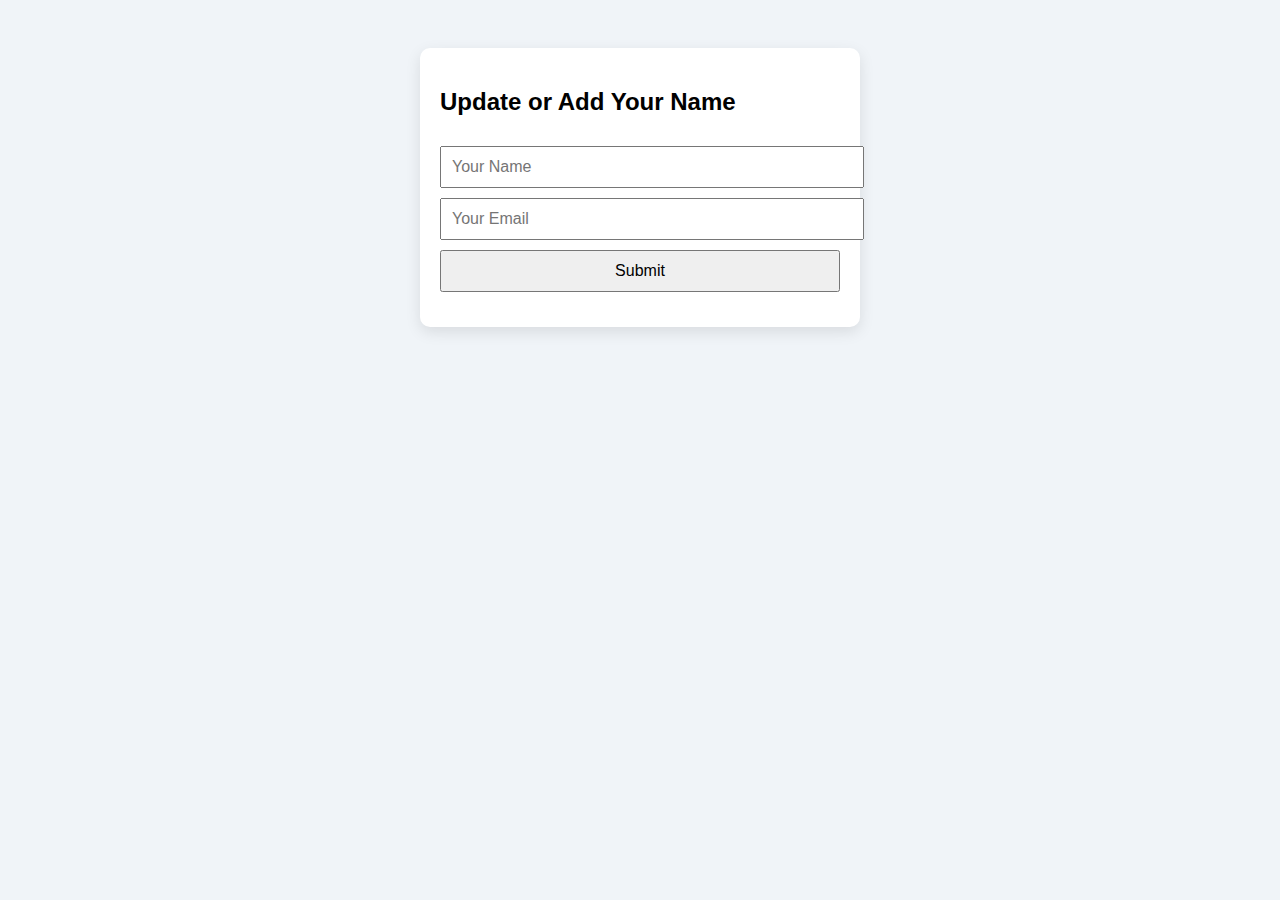
<file: test2.html>
<!DOCTYPE html>
<html lang="en">
<head>
  <meta charset="UTF-8">
  <title>Update Your Name</title>
  <style>
    body {
      font-family: Arial, sans-serif;
      padding: 40px;
      background: #f0f4f8;
    }
    form {
      max-width: 400px;
      margin: auto;
      background: white;
      padding: 20px;
      border-radius: 10px;
      box-shadow: 0 5px 15px rgba(0,0,0,0.1);
    }
    input, button {
      width: 100%;
      padding: 10px;
      margin-top: 10px;
      font-size: 16px;
    }
    .message {
      margin-top: 15px;
      font-weight: bold;
    }
  </style>
</head>
<body>

<form id="update-form">
  <h2>Update or Add Your Name</h2>
  <input type="text" id="name" placeholder="Your Name" required>
  <input type="email" id="email" placeholder="Your Email" required>
  <button type="submit">Submit</button>
  <div class="message" id="message"></div>
</form>

<script>
  const form = document.getElementById('update-form');
  const message = document.getElementById('message');

  form.addEventListener('submit', async (e) => {
    e.preventDefault();
    message.textContent = "Processing...";

    const name = document.getElementById('name').value.trim();
    const email = document.getElementById('email').value.trim();

    const response = await fetch('https://script.google.com/macros/s/AKfycbwV7Ah6geIAwrLu7ls9oiou67iMO6EBpPLn4Ly9Un1IkEim79srlZjIGqJygGub-U60uQ/exec', {
      method: 'POST',
      headers: {
        'Content-Type': 'application/json'
      },
      body: JSON.stringify({ name, email })
    });

    const result = await response.json();
    message.textContent = result.message;
    message.style.color = result.success ? "green" : "red";
  });
</script>

</body>
</html>
</file>
